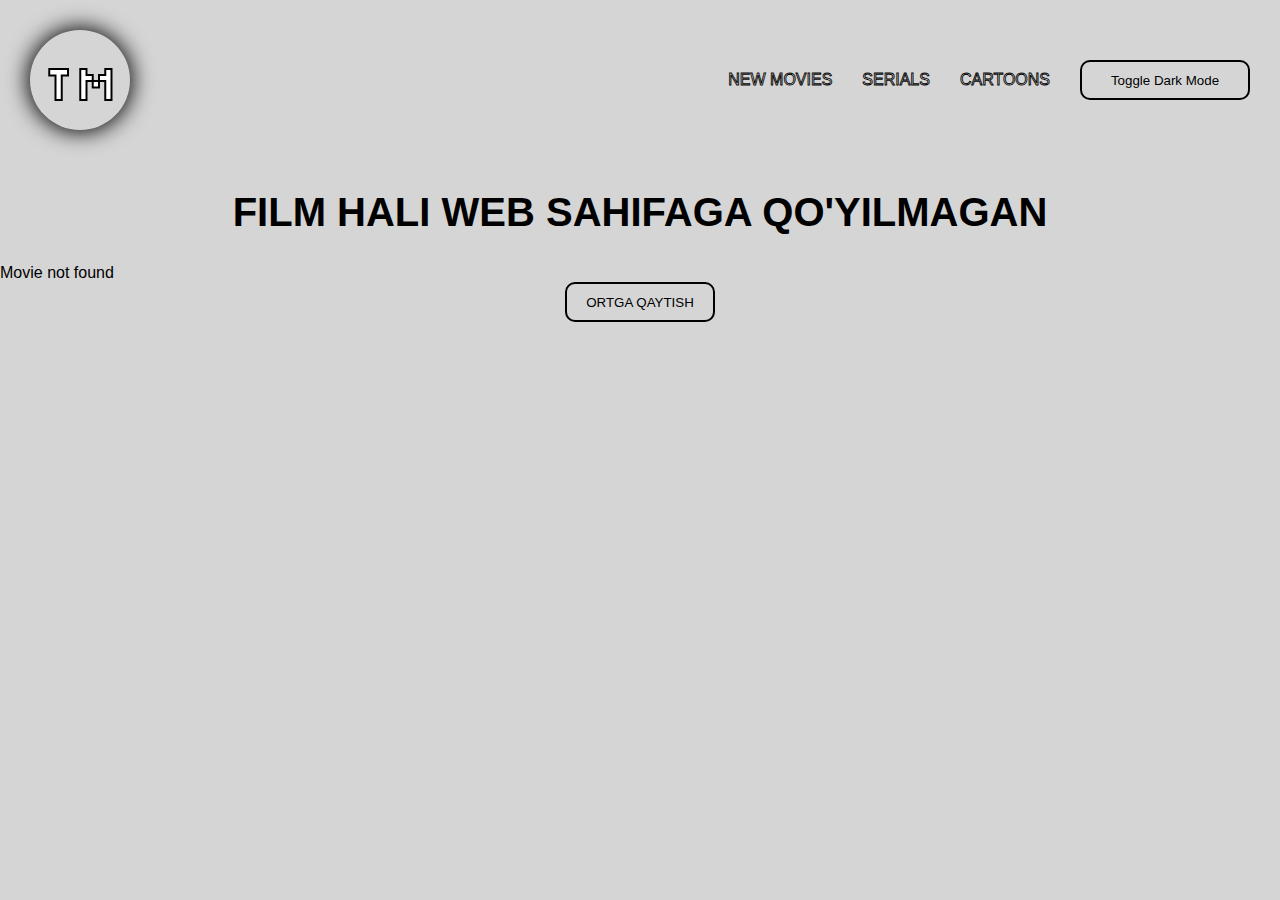
<file: film1.html>
<!DOCTYPE html>
<html lang="en">

<head>
    <meta charset="UTF-8">
    <meta name="viewport" content="width=device-width, initial-scale=1.0">
    <title>Document</title>
    <!-- Swiper CSS -->
    <link rel="stylesheet" href="https://cdn.jsdelivr.net/npm/swiper@9/swiper-bundle.min.css">
    <link rel="stylesheet" href="./main.css">
    <link rel="preconnect" href="https://fonts.googleapis.com">
    <link rel="preconnect" href="https://fonts.gstatic.com" crossorigin>
    <link href="https://fonts.googleapis.com/css2?family=Silkscreen:wght@400;700&display=swap" rel="stylesheet">
</head>

<body>



    <header>
        <nav>

            <ul class="logo_ul">
                <li class="logo_name">TM</li>
            </ul>

            <ul class="nav_ul">


                <a href="./index.html">
                    <li class="botom_border">NEW MOVIES</li>
                </a>
                <a href="./seryalar.html">
                    <li class="botom_border">SERIALS</li>
                </a>
                <a href="./cartoonspage.html">
                    <li class="botom_border">CARTOONS</li>
                </a>
       
                <button id="theme-toggle">Toggle Dark Mode</button>
            </ul>

        </nav>
    </header>

    <h3 style="display: flex; justify-content: center; font-size: 40px; margin-top: 30px; margin-bottom: 29px;">FILM HALI WEB SAHIFAGA QO'YILMAGAN</h3>


    <div id="movie-details"></div>

    <div class="div_last_btn">
        <a href="./index.html" class="aa2"> <button class="last_btn">ORTGA QAYTISH</button></a>
    </div>



    <script>
        const movieDetailsDiv = document.querySelector("#movie-details");

        // 📌 URL dan ID ni olish
        const urlParams = new URLSearchParams(window.location.search);
        const movieId = urlParams.get("id");

        // 📌 Kinolar massivini shu yerda ham yozish kerak
        const movies = [
            {
                id: 1,
                title: "Titanic ",
                year: 1997,
                genre: ["Sci-Fi", "Action"],
                director: "Christopher Nolan",
                rating: 8.8,
                poster: "https://m.media-amazon.com/images/M/MV5BYzYyN2FiZmUtYWYzMy00MzViLWJkZTMtOGY1ZjgzNWMwN2YxXkEyXkFqcGc@._V1_.jpg"
            },
            {
                id: 2,
                title: "The Dark Knight",
                year: 2008,
                genre: ["Action", "Crime"],
                director: "Christopher Nolan",
                rating: 9.0,
                poster: "https://m.media-amazon.com/images/M/MV5BMTc5MDE2ODcwNV5BMl5BanBnXkFtZTgwMzI2NzQ2NzM@._V1_FMjpg_UX1000_.jpg"
            },
            {
                id: 3,
                title: "Interstellar",
                year: 2014,
                genre: ["Sci-Fi", "Drama"],
                director: "Christopher Nolan",
                rating: 8.6,
                poster: "https://m.media-amazon.com/images/M/MV5BODY2MTAzOTQ4M15BMl5BanBnXkFtZTgwNzg5MTE0MjI@._V1_.jpg"
            }
        ];

        const movie = movies.find(m => m.id == movieId);

        if (movie) {
            movieDetailsDiv.innerHTML = `
        <div class="movie-card">
            <img src="${movie.poster}" alt="${movie.title}">
            <h2>${movie.title} (${movie.year})</h2>
            <p>Directed by ${movie.director}</p>
            <p>Genre: ${movie.genre.join(", ")}</p>
            <p>Rating: ${movie.rating}</p>
        </div>
    `;
        } else {
            movieDetailsDiv.innerHTML = "<p>Movie not found</p>";
        }


        function saveTheme(theme) {
    localStorage.setItem("theme", theme);
}

function loadTheme() {
    const savedTheme = localStorage.getItem("theme");
    if (savedTheme === "dark") {
        document.body.classList.add("dark-mode");
    }
}

// Sahifa yuklanganda mavzuni yuklash
window.onload = function () {
    loadTheme();
};

const themeToggle = document.getElementById("theme-toggle");
themeToggle.addEventListener("click", () => {
    document.body.classList.toggle("dark-mode");
    const currentTheme = document.body.classList.contains("dark-mode") ? "dark" : "light";
    saveTheme(currentTheme);
});


    </script>








    <script src="./movie.js"></script>
    <script src="./script.js"></script>

</body>

</html>
</file>
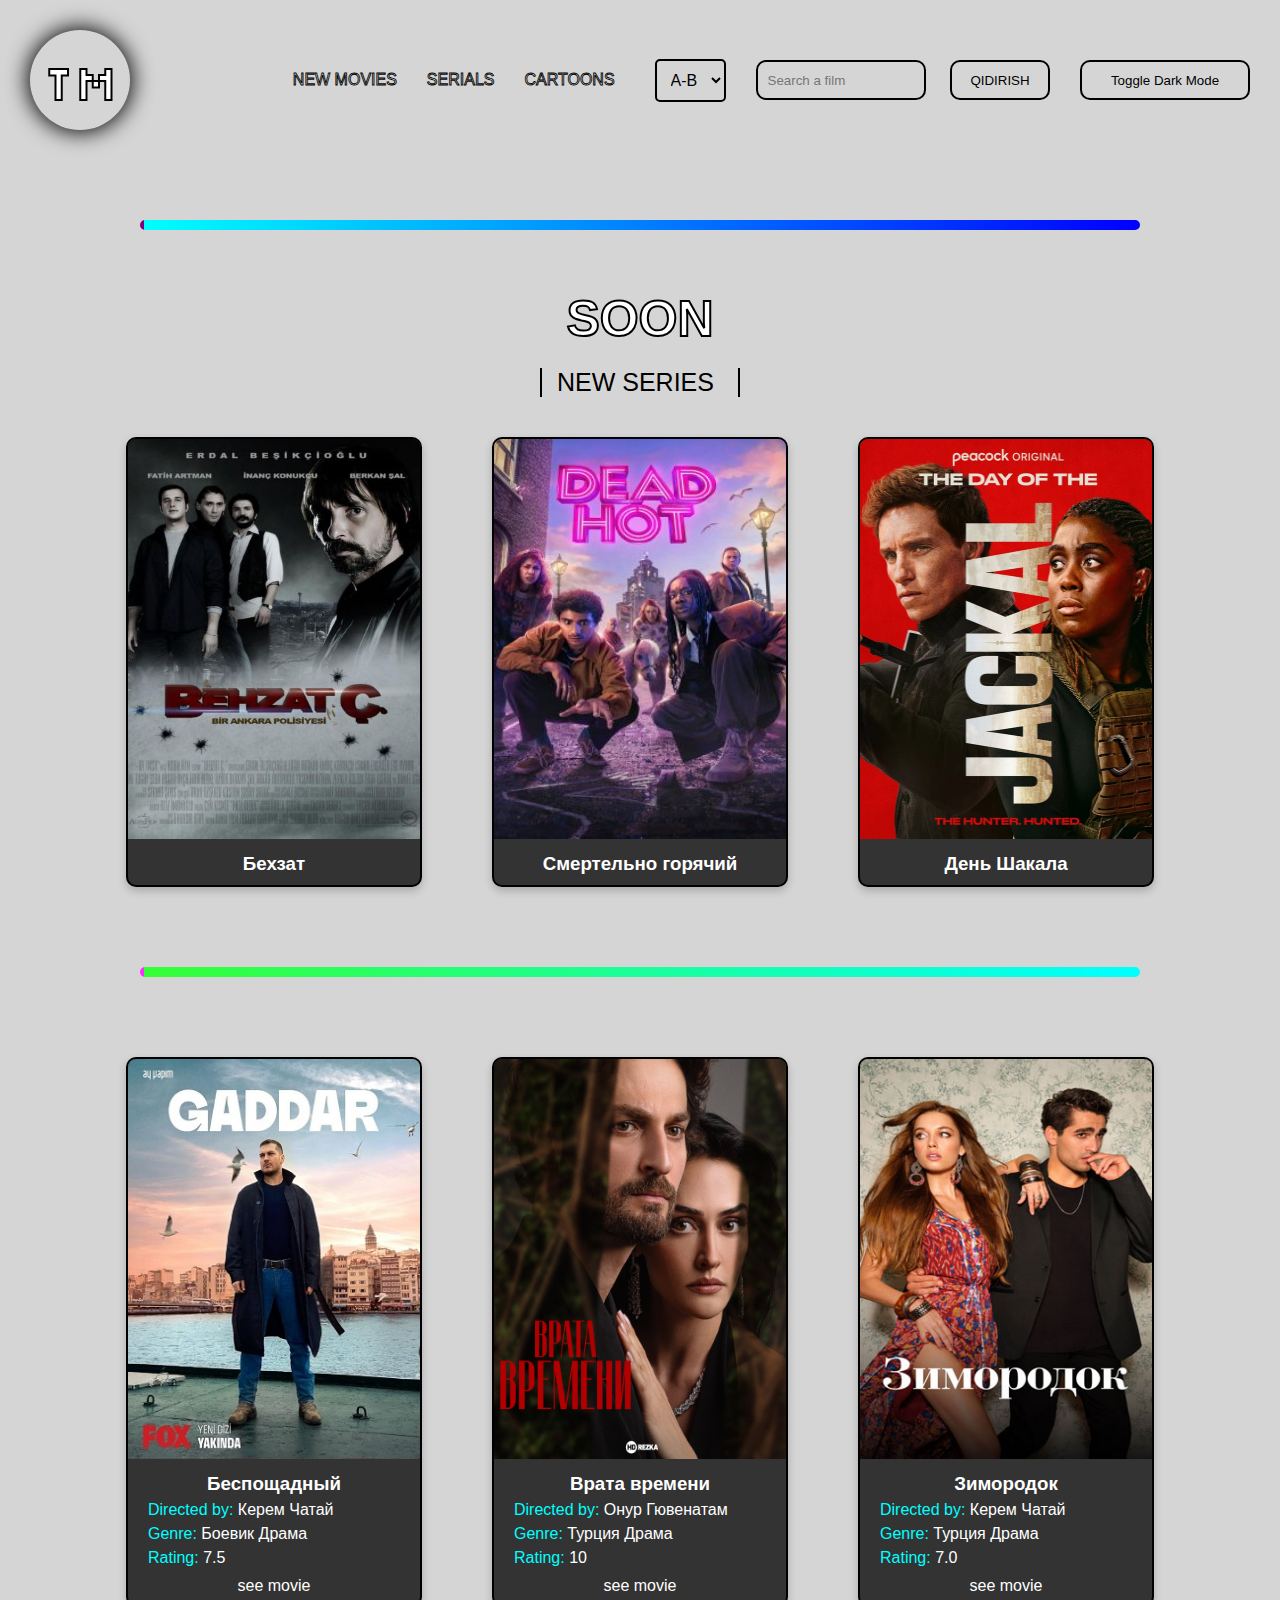
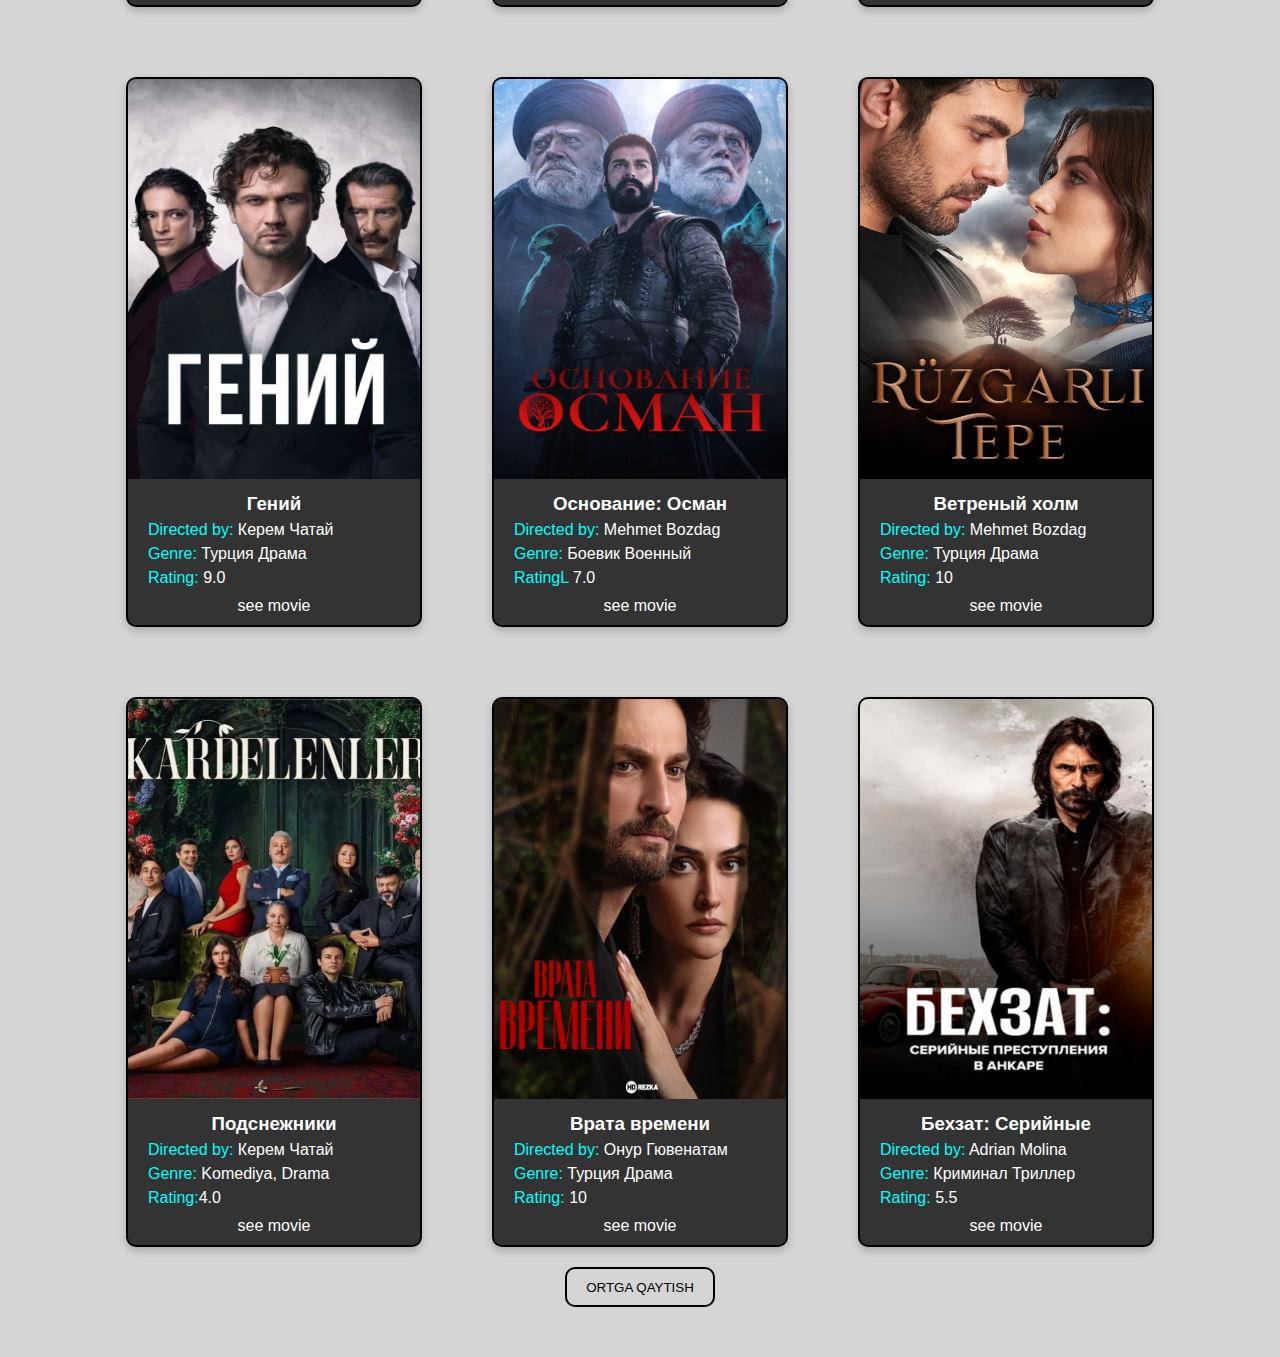
<file: seryalar.html>
<!DOCTYPE html>
<html lang="en">

<head>
    <meta charset="UTF-8">
    <meta name="viewport" content="width=device-width, initial-scale=1.0">
    <title>Document</title>
    <!-- Swiper CSS -->
    <link rel="stylesheet" href="https://cdn.jsdelivr.net/npm/swiper@9/swiper-bundle.min.css">
    <link rel="stylesheet" href="./main.css">
    <link rel="preconnect" href="https://fonts.googleapis.com">
    <link rel="preconnect" href="https://fonts.gstatic.com" crossorigin>
    <link href="https://fonts.googleapis.com/css2?family=Silkscreen:wght@400;700&display=swap" rel="stylesheet">
</head>

<body>



    <header>
        <nav>

            <ul class="logo_ul">
                <li class="logo_name">TM</li>
            </ul>

            <ul class="nav_ul">


                <a href="./index.html">
                    <li class="botom_border">NEW MOVIES</li>
                </a>
                <a href="./seryalar.html">
                    <li class="botom_border">SERIALS</li>
                </a>
                <a href="./cartoonspage.html">
                    <li class="botom_border">CARTOONS</li>
                </a>
                <!-- Sort Dropdown -->
                <select id="sort-options">
                    <option value="A-B">A-B</option>
                    <option value="B-A">B-A</option>
                </select>

                <form action="">
                    <input type="text" id="search-input" placeholder="Search a film" class="inp1">
                    <button id="button" class="btn_search">QIDIRISH</button>
                </form>
                <button id="theme-toggle">Toggle Dark Mode</button>
            </ul>

        </nav>
    </header>

    <div class="line2"></div>

    <!-- <div class="line"></div> -->


    <h2 class="film_new">SOON</h2>
    <p class="h2_nem_movie_title">NEW SERIES</p>
    <div id="main_div2">

        <div class="movie-card2" style="height: 450px;">
            <img src="./images/0a528e0d1993984dca2cd5dd7fb610.jpg" alt="" class="cat_in">
            <h3 class="card2_title">Бехзат</h3>

        </div>

        <div class="movie-card2" style="height: 450px;">
            <img src="./images/50767031-3458324.jpg" alt="" class="cat_in">
            <h3 class="card2_title">Смертельно горячий</h3>

        </div>

        <div class="movie-card2" style="height: 450px;">
            <img src="./images/baby.webp" alt="" class="cat_in">
            <h3 class="card2_title">День Шакала</h3>
        </div>
    </div>

    <div class="line"></div>

    <div id="main_div2">
        <div class="movie-card2">
            <img src="./images/ser1.jpg" alt="" class="cat_in">
            <h3 class="card2_title">Беспощадный</h3>
            <p class="mv2_text"><span class="color_aqua">Directed by: </span>Керем Чатай</p>
            <p class="mv2_text"><span class="color_aqua">Genre:</span> Боевик Драма</p>
            <p class="mv2_text margin-botom"><span class="color_aqua">Rating: </span>7.5</p>
            <a href="./bloodshot.html" class="see_movie">see movie</a>
        </div>

        <div class="movie-card2">
            <img src="./images/ser2.png" alt="" class="cat_in">
            <h3 class="card2_title">Врата времени</h3>
            <p class="mv2_text"><span class="color_aqua">Directed by: </span>Онур Гювенатам</p>
            <p class="mv2_text"><span class="color_aqua">Genre:</span> Турция Драма</p>
            <p class="mv2_text margin-botom"><span class="color_aqua">Rating: </span>10</p>
            <a href="./diehart.html" class="see_movie">see movie</a>
        </div>

        <div class="movie-card2">
            <img src="./images/ser3.jpg" alt="" class="cat_in">
            <h3 class="card2_title">Зимородок</h3>
            <p class="mv2_text"><span class="color_aqua">Directed by: </span> Керем Чатай</p>
            <p class="mv2_text"><span class="color_aqua">Genre:</span> Турция Драма</p>
            <p class="mv2_text margin-botom"><span class="color_aqua">Rating: </span>7.0</p>
            <a href="" class="see_movie">see movie</a>
        </div>

        <div class="movie-card2">
            <img src="./images/600x900.webp" alt="" class="cat_in">
            <h3 class="card2_title">Гений</h3>
            <p class="mv2_text"><span class="color_aqua">Directed by: </span>Керем Чатай</p>
            <p class="mv2_text"><span class="color_aqua">Genre:</span> Турция Драма</p>
            <p class="mv2_text margin-botom"><span class="color_aqua">Rating: </span>9.0</p>
            <a href="" class="see_movie">see movie</a>
        </div>

        <div class="movie-card2">
            <img src="./images/79fbf28bfc0ac1427de1ca35d0bf7344-q-700x1002.jpeg" alt="" class="cat_in">
            <h3 class="card2_title">Основание: Осман</h3>
            <p class="mv2_text"><span class="color_aqua">Directed by: </span>Mehmet Bozdag</p>
            <p class="mv2_text"><span class="color_aqua">Genre:</span>  Боевик Военный</p>
            <p class="mv2_text margin-botom"><span class="color_aqua">RatingL </span>7.0</p>
            <a href="" class="see_movie">see movie</a>
        </div>

        <div class="movie-card2">
            <img src="./images/preview.jpg" alt="" class="cat_in">
            <h3 class="card2_title">Ветреный холм</h3>
            <p class="mv2_text"><span class="color_aqua">Directed by: </span>Mehmet Bozdag</p>
            <p class="mv2_text"><span class="color_aqua">Genre:</span>  Турция Драма</p>
            <p class="mv2_text margin-botom"><span class="color_aqua">Rating: </span>10</p>
            <a href="" class="see_movie">see movie</a>
        </div>

        <div class="movie-card2">
            <img src="./images/result_9-467x697.jpeg" alt="" class="cat_in">
            <h3 class="card2_title">Подснежники</h3>
            <p class="mv2_text"><span class="color_aqua">Directed by: </span>Керем Чатай</p>
            <p class="mv2_text"><span class="color_aqua">Genre:</span> Komediya, Drama</p>
            <p class="mv2_text margin-botom"><span class="color_aqua">Rating:</span>4.0</p>
            <a href="" class="see_movie">see movie</a>
        </div>

        <div class="movie-card2">
            <img src="./images/ser2.png" alt="" class="cat_in">
            <h3 class="card2_title">Врата времени</h3>
            <p class="mv2_text"><span class="color_aqua">Directed by: </span>Онур Гювенатам</p>
            <p class="mv2_text"><span class="color_aqua">Genre:</span> Турция Драма</p>
            <p class="mv2_text margin-botom"><span class="color_aqua">Rating: </span>10</p>
            <a href="./diehart.html" class="see_movie">see movie</a>
        </div>

        <div class="movie-card2">
            <img src="./images/277a94fc6953002a0bfd3f8d791813b1-q-700x1002.jpeg" alt="" class="cat_in">
            <h3 class="card2_title">Бехзат: Серийные</h3>
            <p class="mv2_text"><span class="color_aqua">Directed by: </span> Adrian Molina</p>
            <p class="mv2_text"><span class="color_aqua">Genre:</span> Криминал Триллер</p>
            <p class="mv2_text margin-botom"><span class="color_aqua">Rating: </span>5.5</p>
            <a href="" class="see_movie">see movie</a>
        </div>
    </div>


    <div class="div_last_btn">
        <a href="./index.html" class="aa2"> <button class="last_btn">ORTGA QAYTISH</button></a>
    </div>








    <script src="https://cdn.jsdelivr.net/npm/swiper@9/swiper-bundle.min.js"></script>

    <script>
        document.addEventListener("DOMContentLoaded", function () {
            var swiper = new Swiper(".mySwiper", {
                effect: "coverflow",
                grabCursor: true,
                centeredSlides: true,
                slidesPerView: "auto",
                coverflowEffect: {
                    rotate: 15,
                    stretch: 0,
                    depth: 300,
                    modifier: 1,
                    slideShadows: true,
                },
                loop: true,
            });
        });
    </script>

    <script src="./movie.js"></script>
    <script src="./script.js"></script>



</body>

</html>
</file>
<file: main.css>
* {
    margin: 0;
    padding: 0;
    box-sizing: border-box;
}

.container {
    width: 100%;
    max-width: 1200px;
    margin: 0 auto;
}

body {
    font-family: Arial, sans-serif;
    background-color: #9a9a9a6b;
    color: #000;
    /* margin: 0; */
    /* padding: 20px; */
}

body.dark-mode #theme-toggle {
    width: 170px;
    height: 40px;
    padding-left: 10px;
    border: 2px solid aqua;
    background: none;
    color: white;
    border-radius: 10px;
    outline: none;
    transition: .3s ease-in;
}

body.dark-mode #theme-toggle:hover {
    background: none;
    box-shadow: 0 0 22px 2px aqua;
}

body.dark-mode .btn_search {
    width: 100px;
    height: 40px;
    margin-left: 20px;
    padding-left: 10px;
    border: 2px solid aqua;
    background: none;
    color: white;
    border-radius: 10px;
    outline: none;
    transition: .3s ease-in;
}

body.dark-mode .btn_search:hover {
    background: none;
    box-shadow: 0 0 22px 2px aqua;
}


#theme-toggle {
    width: 170px;
    height: 40px;
    background: none;
    border: 2px solid black;
    border-radius: 10px;
}

.btn_search {
    width: 100px;
    height: 40px;
    background: none;
    margin-left: 20px;
    border: 2px solid black;
    border-radius: 10px;
}

#main_div {
    display: flex;
    flex-wrap: wrap;
    justify-content: center;
    max-width: 1200px;
}

.movie-card {
    background: white;
    border-radius: 10px;
    box-shadow: 0 4px 8px rgba(0, 0, 0, 0.2);
    margin: 20px;
    overflow: hidden;
    width: 300px;
    text-align: center;
    transition: transform 0.3s ease;
}

.movie-card:hover {
    transform: scale(1.05);
}

.movie-card img {
    width: 100%;
    height: 400px;
    object-fit: cover;
}

.movie-card h2 {
    font-size: 20px;
    margin: 10px 0;
}

.movie-card p {
    color: #555;
    font-size: 14px;
    margin: 5px 0;
}

.movie-card button {
    background: #007BFF;
    color: white;
    border: none;
    padding: 10px;
    width: 100%;
    cursor: pointer;
    font-size: 16px;
    transition: .3s ease-in;
}

.movie-card button:hover {
    background: #0056b3;
}

body.dark-mode {
    background-color: #121212;
    color: white;
}

body.dark-mode .movie-card {
    background: #333;
    color: white;
    transition: .5s ease;
    border: 2px solid aqua;
}

body.dark-mode .movie-card:hover {
    box-shadow: 0 0 22px 3px aqua;
}


.movie-card {
    background: #333;
    color: white;
    transition: .5s ease;
    border: 2px solid black;
}

.movie-card:hover {
    box-shadow: 0 0 22px 4px black;
}





body.dark-mode .movie-card p {
    color: #bbb;
}

.movie-card p {
    color: white;
}

/* **************************************************** */

ul {
    list-style: none;
}

a {
    text-decoration: none;
}

.view-details {
    color: white;
    text-decoration: none;
}


.botom_border {
    -webkit-text-stroke: 0.9px black;
    /* color: black; */
    -webkit-text-fill-color: white;
}





body.dark-mode .view-details {
    color: aqua;
}


body.dark-mode .botom_border {
    -webkit-text-stroke: 0.6px aqua;
    color: black;
    -webkit-text-fill-color: white;
}

/* body.dark-mode .movie-card .view-details{
    color: red;
} */


header {
    padding: 30px;
}

nav {
    display: flex;
    justify-content: space-between;
    align-items: center;
}

.nav_ul {
    display: flex;
    gap: 30px;
    align-items: center;
}

#main_div {
    display: flex;
    gap: 30px;
    margin: 100px auto;
}


.logo_name {
    font-family: "Silkscreen", serif;
    font-size: 50px;
    width: 100px;
    height: 100px;
    border-radius: 50%;
    background: none;
    display: flex;
    justify-content: center;
    align-items: center;
    color: white;
    -webkit-text-stroke: 2px black;
    box-shadow: 0 0 22px 2px black;
}

body.dark-mode .logo_name {
    box-shadow: 0 0 22px 2px aqua;
}

body.dark-mode .logo_name {
    background: none;
    border: 1px solid white;
    -webkit-text-stroke: 2px aqua;
    color: black;
    /* background-color: white; */
}

body.dark-mode .inp1 {
    width: 170px;
    height: 40px;
    padding-left: 10px;
    border: 2px solid aqua;
    background: none;
    color: white;
    border-radius: 10px;
    outline: none;
    transition: .3s ease-in;
}

body.dark-mode .inp1:hover {
    box-shadow: 0 0 22px 2px aqua;
}

.inp1 {
    width: 170px;
    height: 40px;
    padding-left: 10px;
    border: 2px solid black;
    background: none;
    color: black;
    border-radius: 10px;
    outline: none;
}


.botom_border {
    transition: .4s ease;
}

body.dark-mode .botom_border:hover {
    border-bottom: 1px solid aqua;
    border-top: 1px solid aqua;
    padding-top: 8px;
    padding-bottom: 8px;
}

.botom_border:hover {
    border-bottom: 1px solid black;
    border-top: 1px solid black;
    padding-top: 8px;
    padding-bottom: 8px;
}












.swiper {
    width: 80%;
    height: 100%;
}

.swiper-slide {
    background-position: center;
    background-size: cover;
    width: 250px;
}

.swiper-slide img {
    display: block;
    width: 100%;
    -webkit-box-reflect: below 1px linear-gradient(transparent, transparent, #0002, #0004);
}


.film_new {
    display: flex;
    justify-content: center;
    font-size: 50px;
    -webkit-text-stroke: 2px black;
    color: white;
}

body.dark-mode .film_new {
    display: flex;
    justify-content: center;
    font-size: 50px;
    -webkit-text-stroke: 2px aqua;
    -webkit-text-fill-color: black;
}


.div_last_btn {
    display: flex;
    justify-content: center;
}

body.dark-mode .last_btn {
    width: 150px;
    height: 40px;
    color: white;
    background: none;
    border-radius: 10px;
    border: 2px solid aqua;
    transition: .4s ease-in-out;
}

body.dark-mode .last_btn:hover {
    background: none;
    box-shadow: 0 0 22px 2px aqua;
}

.last_btn {
    width: 150px;
    height: 40px;
    border: 2px solid black;
    border-radius: 10px;
    background: none;
    margin-bottom: 50px;
    transition: .4s ease;
}

.last_btn:hover {
    box-shadow: 0 0 22px 2px black;
}

.aa2 {
    text-decoration: none;
}


/* FILM!INDEX__CSS */

/* MAIN DIV 2 */

#main_div2 {
    display: flex;
    justify-content: center;
    gap: 30px;
    flex-wrap: wrap;
}

.movie-card2 {
    background: white;
    border-radius: 10px;
    box-shadow: 0 4px 8px rgba(0, 0, 0, 0.2);
    margin: 20px;
    overflow: hidden;
    width: 296px;
    height: 550px;
    text-align: center;
    transition: transform 0.3s ease;
}

.movie-card2:hover {
    transform: scale(1.05);
}


body.dark-mode .movie-card2 {
    background: #333;
    color: white;
    transition: .5s ease;
    border: 2px solid aqua;
}

body.dark-mode .movie-card2:hover {
    box-shadow: 0 0 22px 3px aqua;
}


.movie-card2 {
    background: #333;
    color: white;
    transition: .5s ease;
    border: 2px solid black;
}

.movie-card2:hover {
    box-shadow: 0 0 22px 4px black;
}

.cat_in {
    width: 296px;
    height: 400px;
}

.mv2_text {
    text-align: start;
    margin-left: 20px;
    margin-top: 6px;
}

.margin-botom {
    margin-bottom: 10px;
}

.color_aqua {
    color: aqua;
}


.card2_title {
    margin-top: 10px;
}



.see_movie {
    color: white;
    text-decoration: none;
}

body.dark-mode .see_movie {
    color: aqua;
}








#sort-options {
    margin-left: 10px;
    padding: 10px;
    font-size: 16px;
    border-radius: 5px;
    border: 1px solid #ccc;
    background: none;
    transition: .3s ease;
    outline: none;
    cursor: pointer;
    border: 2px solid black;
}

#sort-options:hover {
    box-shadow: 0 0 20px 3px black;
}

body.dark-mode #sort-options {
    border: 2px solid aqua;
    color: aqua;
}

body.dark-mode #sort-options:hover {
    box-shadow: 0 0 20px 3px aqua;
}




.line2 {
    width: 1000px;
    height: 10px; /* Yassi chiziq */
    border-radius: 10px;
    margin: 60px auto;

    border: 4px solid transparent;
    background: linear-gradient(90deg, aqua, blue, purple);
    background-size: 200% 100%;
    animation: borderMove 3s linear infinite;
}

@keyframes borderMove {
    0% { background-position: 200% 0; }
    100% { background-position: -200% 0; }
}

.line {
    width: 1000px;
    height: 10px; /* Yassi chiziq */
    border-radius: 10px;
    margin: 60px auto;

    border: 4px solid transparent;
    background: linear-gradient(90deg, rgb(53, 255, 53), rgb(0, 255, 255), rgb(255, 44, 255));
    background-size: 200% 100%;
    animation: borderMove2 3s linear infinite;
}

@keyframes borderMove2 {
    0% { background-position: -200% 0; }
    100% { background-position: 200% 0; }
}






.h2_nem_movie_title{
    text-align: center;
    font-size: 25px;
    width: 200px;
    display: flex;
    margin: 20px auto;
    padding-left: 15px;
    border-left: 2px solid black;
    border-right: 2px solid black;
}


body.dark-mode .h2_nem_movie_title{
    color: aqua;
    text-shadow: 0 0 10px aqua;
    border-left: 2px solid aqua;
    border-right: 2px solid aqua;
}
</file>
